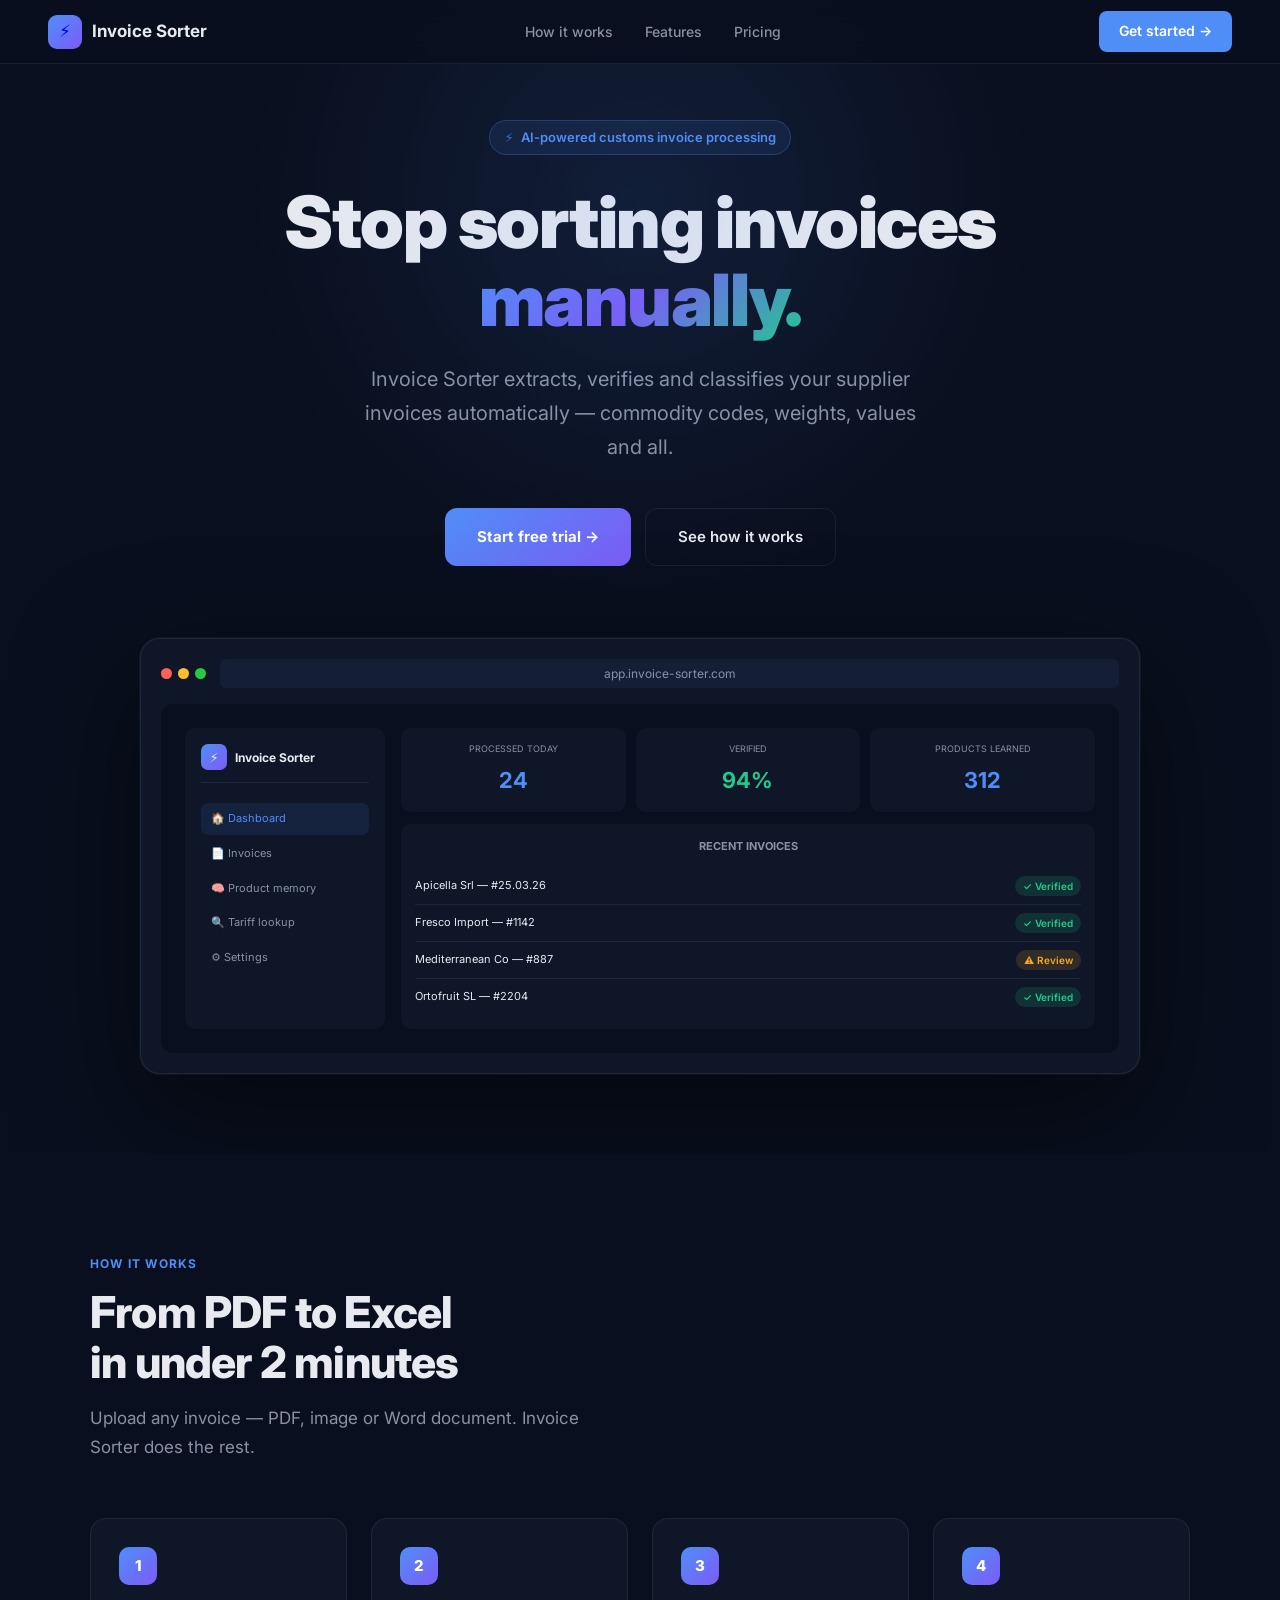
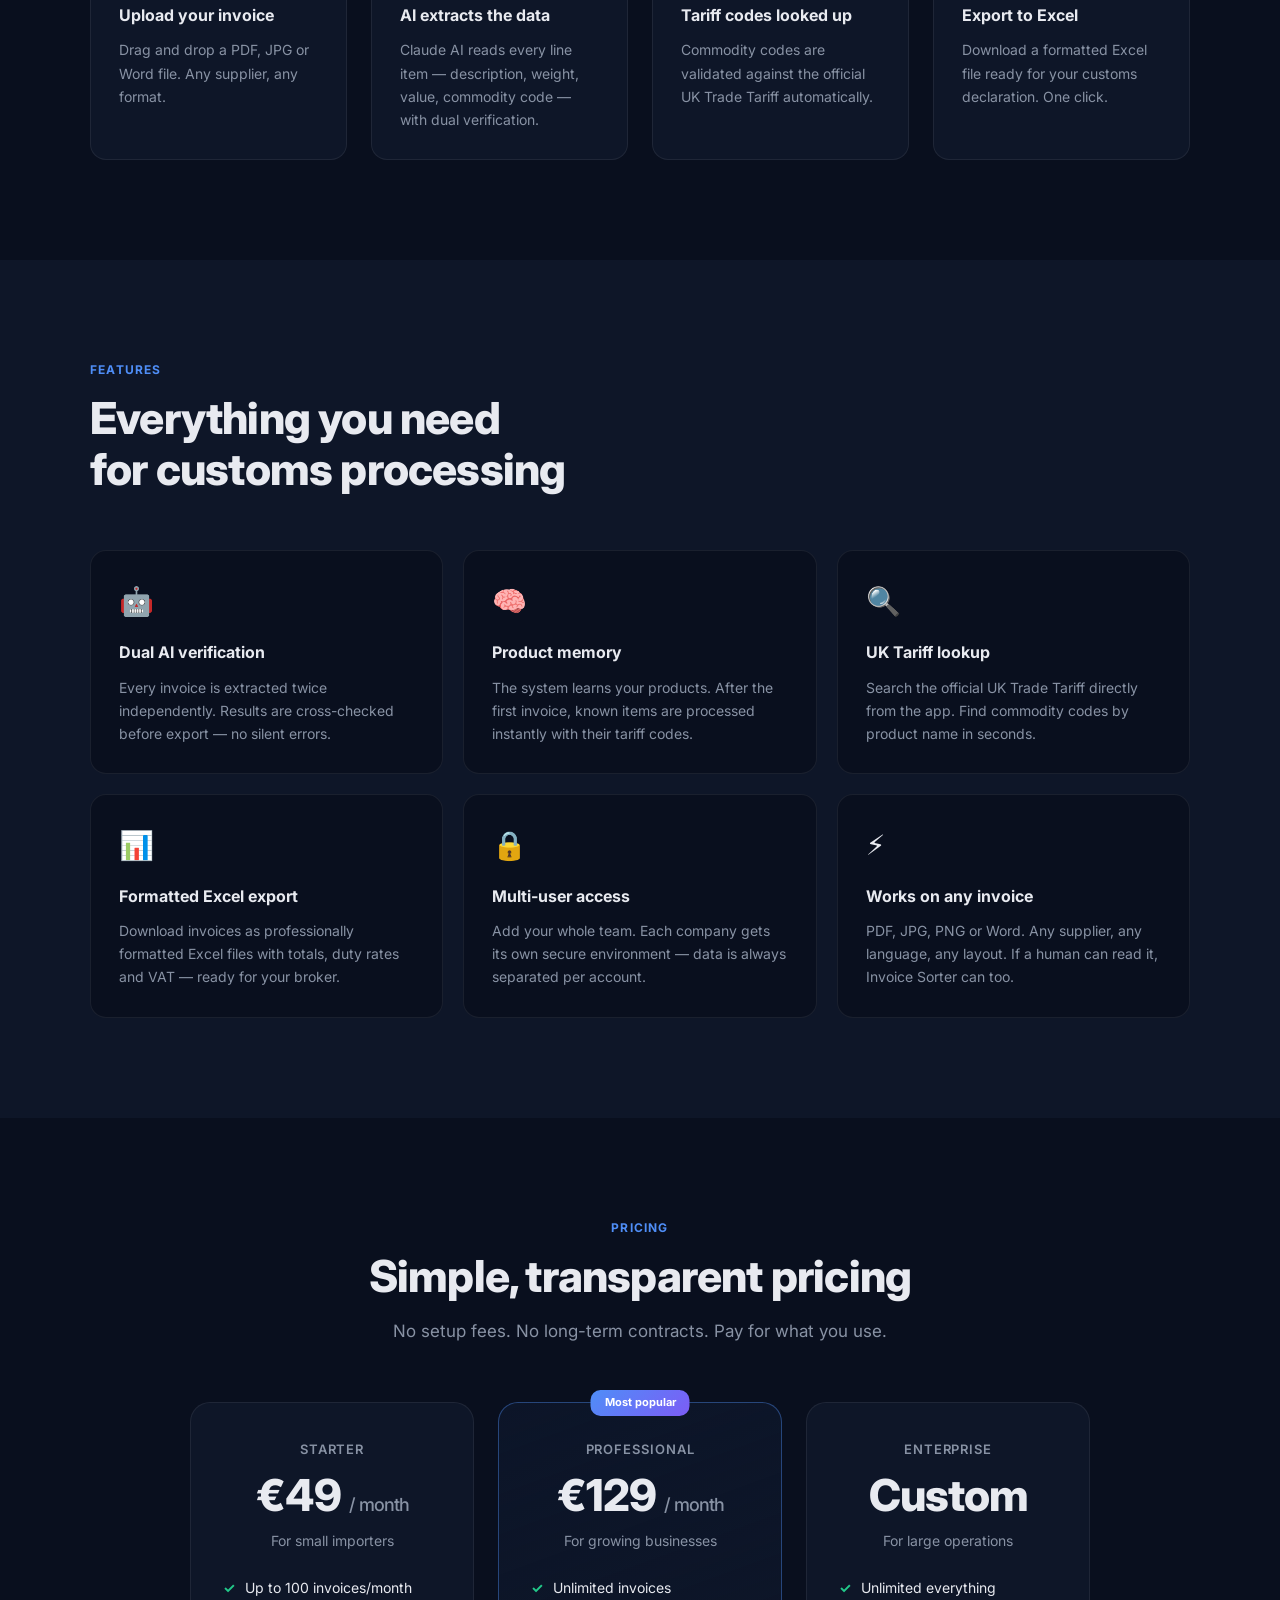
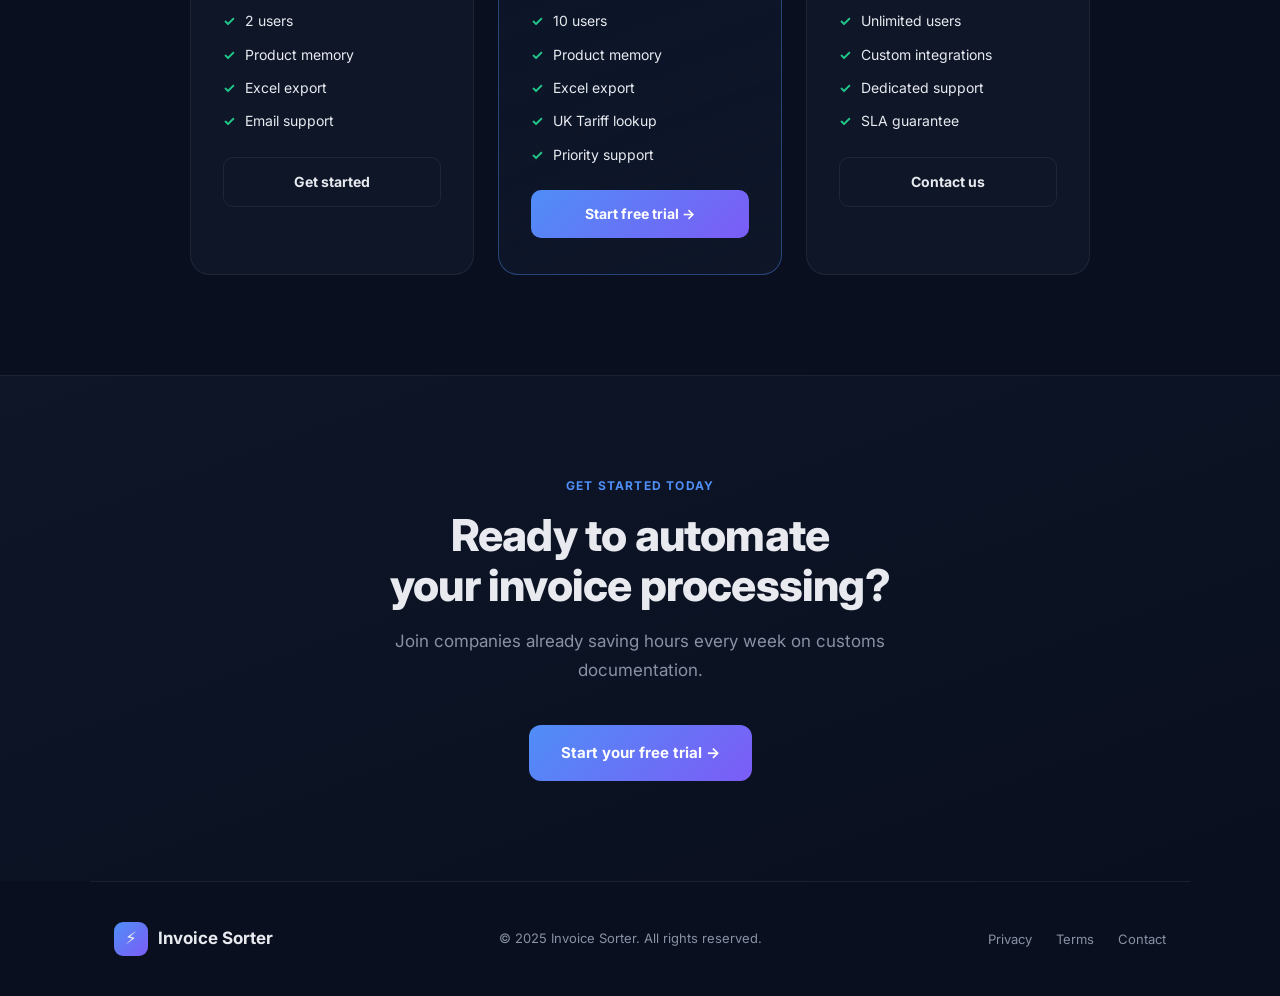
<file: website/index.html>
<!DOCTYPE html>
<html lang="en">
<head>
  <meta charset="UTF-8" />
  <meta name="viewport" content="width=device-width, initial-scale=1.0" />
  <title>Invoice Sorter — Automate your customs invoices</title>
  <link rel="preconnect" href="https://fonts.googleapis.com" />
  <link rel="preconnect" href="https://fonts.gstatic.com" crossorigin />
  <link href="https://fonts.googleapis.com/css2?family=Inter:wght@400;500;600;700;800;900&display=swap" rel="stylesheet" />
  <style>
    *, *::before, *::after { box-sizing: border-box; margin: 0; padding: 0; }

    :root {
      --navy:   #090f1e;
      --navy2:  #0e1628;
      --navy3:  #141e35;
      --accent: #4f8ef7;
      --accent2:#7c5cf6;
      --green:  #22c98a;
      --amber:  #f5a623;
      --text:   #e8eaf0;
      --muted:  #8892a4;
      --border: rgba(255,255,255,0.07);
    }

    html { scroll-behavior: smooth; }

    body {
      background: var(--navy);
      color: var(--text);
      font-family: 'Inter', system-ui, sans-serif;
      font-size: 16px;
      line-height: 1.6;
      overflow-x: hidden;
    }

    /* ── NAV ── */
    nav {
      position: fixed;
      top: 0; left: 0; right: 0;
      z-index: 100;
      background: rgba(9,15,30,0.85);
      backdrop-filter: blur(12px);
      border-bottom: 1px solid var(--border);
      padding: 0 48px;
      height: 64px;
      display: flex;
      align-items: center;
      justify-content: space-between;
    }

    .nav-logo {
      display: flex;
      align-items: center;
      gap: 10px;
      text-decoration: none;
    }

    .logo-icon {
      width: 34px; height: 34px;
      background: linear-gradient(135deg, #4f8ef7, #7c5cf6);
      border-radius: 9px;
      display: flex; align-items: center; justify-content: center;
      font-size: 17px;
    }

    .logo-name {
      font-size: 17px;
      font-weight: 700;
      color: var(--text);
    }

    .nav-links {
      display: flex;
      align-items: center;
      gap: 32px;
      list-style: none;
    }

    .nav-links a {
      color: var(--muted);
      text-decoration: none;
      font-size: 14px;
      font-weight: 500;
      transition: color 0.15s;
    }

    .nav-links a:hover { color: var(--text); }

    .btn-nav {
      background: var(--accent);
      color: #fff;
      border: none;
      border-radius: 8px;
      padding: 9px 20px;
      font-size: 14px;
      font-weight: 600;
      cursor: pointer;
      text-decoration: none;
      transition: opacity 0.15s;
    }

    .btn-nav:hover { opacity: 0.88; }

    /* ── HERO ── */
    .hero {
      min-height: 100vh;
      display: flex;
      flex-direction: column;
      align-items: center;
      justify-content: center;
      text-align: center;
      padding: 120px 24px 80px;
      position: relative;
      overflow: hidden;
    }

    .hero::before {
      content: '';
      position: absolute;
      top: -200px; left: 50%;
      transform: translateX(-50%);
      width: 800px; height: 800px;
      background: radial-gradient(circle, rgba(79,142,247,0.12) 0%, transparent 70%);
      pointer-events: none;
    }

    .hero-badge {
      display: inline-flex;
      align-items: center;
      gap: 7px;
      background: rgba(79,142,247,0.1);
      border: 1px solid rgba(79,142,247,0.25);
      border-radius: 20px;
      padding: 6px 14px;
      font-size: 13px;
      font-weight: 600;
      color: var(--accent);
      margin-bottom: 28px;
    }

    .hero-badge span { opacity: 0.7; }

    h1 {
      font-size: clamp(40px, 6vw, 72px);
      font-weight: 900;
      line-height: 1.08;
      letter-spacing: -1.5px;
      max-width: 820px;
      margin-bottom: 24px;
    }

    h1 .gradient {
      background: linear-gradient(135deg, #4f8ef7, #7c5cf6, #22c98a);
      -webkit-background-clip: text;
      -webkit-text-fill-color: transparent;
      background-clip: text;
    }

    .hero-sub {
      font-size: clamp(16px, 2vw, 20px);
      color: var(--muted);
      max-width: 560px;
      margin-bottom: 44px;
      line-height: 1.7;
    }

    .hero-btns {
      display: flex;
      gap: 14px;
      justify-content: center;
      flex-wrap: wrap;
    }

    .btn-primary {
      background: linear-gradient(135deg, var(--accent), var(--accent2));
      color: #fff;
      border: none;
      border-radius: 12px;
      padding: 16px 32px;
      font-size: 15px;
      font-weight: 700;
      cursor: pointer;
      text-decoration: none;
      transition: opacity 0.15s, transform 0.1s;
      display: inline-flex;
      align-items: center;
      gap: 8px;
    }

    .btn-primary:hover { opacity: 0.9; transform: translateY(-1px); }

    .btn-secondary {
      background: transparent;
      color: var(--text);
      border: 1px solid var(--border);
      border-radius: 12px;
      padding: 16px 32px;
      font-size: 15px;
      font-weight: 600;
      cursor: pointer;
      text-decoration: none;
      transition: background 0.15s;
      display: inline-flex;
      align-items: center;
      gap: 8px;
    }

    .btn-secondary:hover { background: rgba(255,255,255,0.05); }

    /* ── HERO SCREENSHOT ── */
    .hero-visual {
      margin-top: 72px;
      width: 100%;
      max-width: 1000px;
      background: var(--navy2);
      border: 1px solid var(--border);
      border-radius: 20px;
      padding: 20px;
      box-shadow: 0 40px 120px rgba(0,0,0,0.5), 0 0 0 1px rgba(255,255,255,0.05);
    }

    .browser-bar {
      display: flex;
      align-items: center;
      gap: 6px;
      margin-bottom: 16px;
    }

    .browser-dot {
      width: 11px; height: 11px;
      border-radius: 50%;
    }

    .browser-dot:nth-child(1) { background: #ff5f57; }
    .browser-dot:nth-child(2) { background: #febc2e; }
    .browser-dot:nth-child(3) { background: #28c840; }

    .browser-url {
      flex: 1;
      background: var(--navy3);
      border-radius: 6px;
      padding: 5px 12px;
      font-size: 12px;
      color: var(--muted);
      margin-left: 8px;
    }

    .app-preview {
      background: var(--navy);
      border-radius: 12px;
      padding: 24px;
      display: grid;
      grid-template-columns: 200px 1fr;
      gap: 16px;
      min-height: 320px;
    }

    .preview-sidebar {
      background: var(--navy2);
      border-radius: 10px;
      padding: 16px;
    }

    .preview-logo-row {
      display: flex;
      align-items: center;
      gap: 8px;
      margin-bottom: 20px;
      padding-bottom: 12px;
      border-bottom: 1px solid var(--border);
    }

    .preview-logo-icon {
      width: 26px; height: 26px;
      background: linear-gradient(135deg, #4f8ef7, #7c5cf6);
      border-radius: 7px;
      display: flex; align-items: center; justify-content: center;
      font-size: 13px;
    }

    .preview-logo-text { font-size: 12px; font-weight: 700; }

    .preview-nav-item {
      padding: 7px 10px;
      border-radius: 7px;
      font-size: 11px;
      color: var(--muted);
      margin-bottom: 3px;
      display: flex;
      align-items: center;
      gap: 7px;
    }

    .preview-nav-item.active {
      background: rgba(79,142,247,0.1);
      color: var(--accent);
    }

    .preview-main { display: flex; flex-direction: column; gap: 12px; }

    .preview-stats {
      display: grid;
      grid-template-columns: repeat(3, 1fr);
      gap: 10px;
    }

    .preview-stat {
      background: var(--navy2);
      border-radius: 10px;
      padding: 14px;
    }

    .preview-stat-label { font-size: 9px; color: var(--muted); text-transform: uppercase; margin-bottom: 6px; }
    .preview-stat-value { font-size: 22px; font-weight: 700; }
    .preview-stat-value.blue  { color: var(--accent); }
    .preview-stat-value.green { color: var(--green); }

    .preview-table {
      background: var(--navy2);
      border-radius: 10px;
      padding: 14px;
      flex: 1;
    }

    .preview-table-title { font-size: 11px; font-weight: 700; color: var(--muted); text-transform: uppercase; margin-bottom: 12px; }

    .preview-row {
      display: flex;
      justify-content: space-between;
      align-items: center;
      padding: 8px 0;
      border-bottom: 1px solid var(--border);
      font-size: 11px;
    }

    .preview-row:last-child { border-bottom: none; }

    .preview-badge {
      padding: 2px 8px;
      border-radius: 10px;
      font-size: 10px;
      font-weight: 600;
    }

    .preview-badge.green { background: rgba(34,201,138,0.15); color: var(--green); }
    .preview-badge.amber { background: rgba(245,166,35,0.15);  color: var(--amber); }

    /* ── SECTION SHARED ── */
    section { padding: 100px 24px; }

    .section-label {
      font-size: 12px;
      font-weight: 700;
      color: var(--accent);
      text-transform: uppercase;
      letter-spacing: 0.1em;
      margin-bottom: 14px;
    }

    h2 {
      font-size: clamp(28px, 4vw, 44px);
      font-weight: 800;
      letter-spacing: -0.8px;
      line-height: 1.15;
      margin-bottom: 16px;
    }

    .section-sub {
      font-size: 17px;
      color: var(--muted);
      max-width: 520px;
      line-height: 1.7;
    }

    .container { max-width: 1100px; margin: 0 auto; }

    /* ── HOW IT WORKS ── */
    .how-grid {
      display: grid;
      grid-template-columns: repeat(auto-fit, minmax(220px, 1fr));
      gap: 24px;
      margin-top: 56px;
    }

    .how-card {
      background: var(--navy2);
      border: 1px solid var(--border);
      border-radius: 16px;
      padding: 28px;
      transition: border-color 0.2s, transform 0.2s;
    }

    .how-card:hover {
      border-color: rgba(79,142,247,0.3);
      transform: translateY(-3px);
    }

    .how-number {
      width: 38px; height: 38px;
      background: linear-gradient(135deg, var(--accent), var(--accent2));
      border-radius: 10px;
      display: flex; align-items: center; justify-content: center;
      font-size: 15px;
      font-weight: 800;
      color: #fff;
      margin-bottom: 18px;
    }

    .how-title {
      font-size: 16px;
      font-weight: 700;
      margin-bottom: 10px;
    }

    .how-desc {
      font-size: 14px;
      color: var(--muted);
      line-height: 1.65;
    }

    /* ── FEATURES ── */
    .features-section { background: var(--navy2); }

    .features-grid {
      display: grid;
      grid-template-columns: repeat(auto-fit, minmax(300px, 1fr));
      gap: 20px;
      margin-top: 56px;
    }

    .feature-card {
      background: var(--navy);
      border: 1px solid var(--border);
      border-radius: 16px;
      padding: 28px;
      transition: border-color 0.2s;
    }

    .feature-card:hover { border-color: rgba(79,142,247,0.25); }

    .feature-icon {
      font-size: 28px;
      margin-bottom: 16px;
    }

    .feature-title {
      font-size: 16px;
      font-weight: 700;
      margin-bottom: 10px;
    }

    .feature-desc {
      font-size: 14px;
      color: var(--muted);
      line-height: 1.65;
    }

    /* ── PRICING ── */
    .pricing-grid {
      display: grid;
      grid-template-columns: repeat(auto-fit, minmax(280px, 1fr));
      gap: 24px;
      margin-top: 56px;
      max-width: 900px;
      margin-left: auto;
      margin-right: auto;
    }

    .pricing-card {
      background: var(--navy2);
      border: 1px solid var(--border);
      border-radius: 20px;
      padding: 36px 32px;
      display: flex;
      flex-direction: column;
      gap: 24px;
    }

    .pricing-card.featured {
      border-color: rgba(79,142,247,0.4);
      background: linear-gradient(160deg, rgba(79,142,247,0.05), var(--navy2));
      position: relative;
    }

    .pricing-featured-badge {
      position: absolute;
      top: -13px; left: 50%;
      transform: translateX(-50%);
      background: linear-gradient(135deg, var(--accent), var(--accent2));
      color: #fff;
      font-size: 11px;
      font-weight: 700;
      padding: 4px 14px;
      border-radius: 10px;
      white-space: nowrap;
    }

    .pricing-plan { font-size: 13px; font-weight: 600; color: var(--muted); text-transform: uppercase; letter-spacing: 0.07em; }
    .pricing-price { font-size: 44px; font-weight: 800; letter-spacing: -1px; }
    .pricing-price span { font-size: 18px; font-weight: 500; color: var(--muted); }
    .pricing-desc { font-size: 14px; color: var(--muted); }

    .pricing-features {
      list-style: none;
      display: flex;
      flex-direction: column;
      gap: 11px;
    }

    .pricing-features li {
      font-size: 14px;
      display: flex;
      align-items: center;
      gap: 10px;
    }

    .pricing-features li::before {
      content: '✓';
      color: var(--green);
      font-weight: 700;
      flex-shrink: 0;
    }

    .btn-pricing {
      display: block;
      text-align: center;
      padding: 13px;
      border-radius: 10px;
      font-size: 14px;
      font-weight: 700;
      cursor: pointer;
      text-decoration: none;
      transition: opacity 0.15s;
    }

    .btn-pricing.primary {
      background: linear-gradient(135deg, var(--accent), var(--accent2));
      color: #fff;
      border: none;
    }

    .btn-pricing.secondary {
      background: transparent;
      border: 1px solid var(--border);
      color: var(--text);
    }

    .btn-pricing:hover { opacity: 0.85; }

    /* ── CTA ── */
    .cta-section {
      text-align: center;
      background: linear-gradient(160deg, var(--navy2), var(--navy));
      border-top: 1px solid var(--border);
    }

    .cta-section h2 { max-width: 600px; margin: 0 auto 16px; }
    .cta-section .section-sub { margin: 0 auto 40px; }

    /* ── FOOTER ── */
    footer {
      padding: 40px 24px;
      border-top: 1px solid var(--border);
      display: flex;
      align-items: center;
      justify-content: space-between;
      flex-wrap: wrap;
      gap: 16px;
      max-width: 1100px;
      margin: 0 auto;
    }

    .footer-copy { font-size: 13px; color: var(--muted); }

    .footer-links {
      display: flex;
      gap: 24px;
      list-style: none;
    }

    .footer-links a {
      font-size: 13px;
      color: var(--muted);
      text-decoration: none;
      transition: color 0.15s;
    }

    .footer-links a:hover { color: var(--text); }

    /* ── RESPONSIVE ── */
    @media (max-width: 768px) {
      nav { padding: 0 20px; }
      .nav-links { display: none; }
      .app-preview { grid-template-columns: 1fr; }
      .preview-sidebar { display: none; }
      footer { flex-direction: column; text-align: center; }
    }
  </style>
</head>
<body>

<!-- ── NAV ── -->
<nav>
  <a class="nav-logo" href="#">
    <div class="logo-icon">⚡</div>
    <span class="logo-name">Invoice Sorter</span>
  </a>
  <ul class="nav-links">
    <li><a href="#how">How it works</a></li>
    <li><a href="#features">Features</a></li>
    <li><a href="#pricing">Pricing</a></li>
  </ul>
  <a class="btn-nav" href="https://app.invoice-sorter.com">Get started →</a>
</nav>

<!-- ── HERO ── -->
<section class="hero">
  <div class="hero-badge">
    <span>⚡</span> AI-powered customs invoice processing
  </div>
  <h1>
    Stop sorting invoices<br />
    <span class="gradient">manually.</span>
  </h1>
  <p class="hero-sub">
    Invoice Sorter extracts, verifies and classifies your supplier invoices automatically — commodity codes, weights, values and all.
  </p>
  <div class="hero-btns">
    <a href="https://app.invoice-sorter.com" class="btn-primary">Start free trial →</a>
    <a href="#how" class="btn-secondary">See how it works</a>
  </div>

  <!-- App preview mockup -->
  <div class="hero-visual">
    <div class="browser-bar">
      <div class="browser-dot"></div>
      <div class="browser-dot"></div>
      <div class="browser-dot"></div>
      <div class="browser-url">app.invoice-sorter.com</div>
    </div>
    <div class="app-preview">
      <div class="preview-sidebar">
        <div class="preview-logo-row">
          <div class="preview-logo-icon">⚡</div>
          <span class="preview-logo-text">Invoice Sorter</span>
        </div>
        <div class="preview-nav-item active">🏠 Dashboard</div>
        <div class="preview-nav-item">📄 Invoices</div>
        <div class="preview-nav-item">🧠 Product memory</div>
        <div class="preview-nav-item">🔍 Tariff lookup</div>
        <div class="preview-nav-item">⚙ Settings</div>
      </div>
      <div class="preview-main">
        <div class="preview-stats">
          <div class="preview-stat">
            <div class="preview-stat-label">Processed today</div>
            <div class="preview-stat-value blue">24</div>
          </div>
          <div class="preview-stat">
            <div class="preview-stat-label">Verified</div>
            <div class="preview-stat-value green">94%</div>
          </div>
          <div class="preview-stat">
            <div class="preview-stat-label">Products learned</div>
            <div class="preview-stat-value blue">312</div>
          </div>
        </div>
        <div class="preview-table">
          <div class="preview-table-title">Recent invoices</div>
          <div class="preview-row">
            <span>Apicella Srl — #25.03.26</span>
            <span class="preview-badge green">✓ Verified</span>
          </div>
          <div class="preview-row">
            <span>Fresco Import — #1142</span>
            <span class="preview-badge green">✓ Verified</span>
          </div>
          <div class="preview-row">
            <span>Mediterranean Co — #887</span>
            <span class="preview-badge amber">⚠ Review</span>
          </div>
          <div class="preview-row">
            <span>Ortofruit SL — #2204</span>
            <span class="preview-badge green">✓ Verified</span>
          </div>
        </div>
      </div>
    </div>
  </div>
</section>

<!-- ── HOW IT WORKS ── -->
<section id="how">
  <div class="container">
    <div class="section-label">How it works</div>
    <h2>From PDF to Excel<br />in under 2 minutes</h2>
    <p class="section-sub">Upload any invoice — PDF, image or Word document. Invoice Sorter does the rest.</p>
    <div class="how-grid">
      <div class="how-card">
        <div class="how-number">1</div>
        <div class="how-title">Upload your invoice</div>
        <div class="how-desc">Drag and drop a PDF, JPG or Word file. Any supplier, any format.</div>
      </div>
      <div class="how-card">
        <div class="how-number">2</div>
        <div class="how-title">AI extracts the data</div>
        <div class="how-desc">Claude AI reads every line item — description, weight, value, commodity code — with dual verification.</div>
      </div>
      <div class="how-card">
        <div class="how-number">3</div>
        <div class="how-title">Tariff codes looked up</div>
        <div class="how-desc">Commodity codes are validated against the official UK Trade Tariff automatically.</div>
      </div>
      <div class="how-card">
        <div class="how-number">4</div>
        <div class="how-title">Export to Excel</div>
        <div class="how-desc">Download a formatted Excel file ready for your customs declaration. One click.</div>
      </div>
    </div>
  </div>
</section>

<!-- ── FEATURES ── -->
<section id="features" class="features-section">
  <div class="container">
    <div class="section-label">Features</div>
    <h2>Everything you need<br />for customs processing</h2>
    <div class="features-grid">
      <div class="feature-card">
        <div class="feature-icon">🤖</div>
        <div class="feature-title">Dual AI verification</div>
        <div class="feature-desc">Every invoice is extracted twice independently. Results are cross-checked before export — no silent errors.</div>
      </div>
      <div class="feature-card">
        <div class="feature-icon">🧠</div>
        <div class="feature-title">Product memory</div>
        <div class="feature-desc">The system learns your products. After the first invoice, known items are processed instantly with their tariff codes.</div>
      </div>
      <div class="feature-card">
        <div class="feature-icon">🔍</div>
        <div class="feature-title">UK Tariff lookup</div>
        <div class="feature-desc">Search the official UK Trade Tariff directly from the app. Find commodity codes by product name in seconds.</div>
      </div>
      <div class="feature-card">
        <div class="feature-icon">📊</div>
        <div class="feature-title">Formatted Excel export</div>
        <div class="feature-desc">Download invoices as professionally formatted Excel files with totals, duty rates and VAT — ready for your broker.</div>
      </div>
      <div class="feature-card">
        <div class="feature-icon">🔒</div>
        <div class="feature-title">Multi-user access</div>
        <div class="feature-desc">Add your whole team. Each company gets its own secure environment — data is always separated per account.</div>
      </div>
      <div class="feature-card">
        <div class="feature-icon">⚡</div>
        <div class="feature-title">Works on any invoice</div>
        <div class="feature-desc">PDF, JPG, PNG or Word. Any supplier, any language, any layout. If a human can read it, Invoice Sorter can too.</div>
      </div>
    </div>
  </div>
</section>

<!-- ── PRICING ── -->
<section id="pricing">
  <div class="container" style="text-align:center">
    <div class="section-label">Pricing</div>
    <h2>Simple, transparent pricing</h2>
    <p class="section-sub" style="margin:0 auto">No setup fees. No long-term contracts. Pay for what you use.</p>
    <div class="pricing-grid">
      <div class="pricing-card">
        <div>
          <div class="pricing-plan">Starter</div>
          <div class="pricing-price">€49 <span>/ month</span></div>
          <div class="pricing-desc">For small importers</div>
        </div>
        <ul class="pricing-features">
          <li>Up to 100 invoices/month</li>
          <li>2 users</li>
          <li>Product memory</li>
          <li>Excel export</li>
          <li>Email support</li>
        </ul>
        <a href="#" class="btn-pricing secondary">Get started</a>
      </div>
      <div class="pricing-card featured">
        <div class="pricing-featured-badge">Most popular</div>
        <div>
          <div class="pricing-plan">Professional</div>
          <div class="pricing-price">€129 <span>/ month</span></div>
          <div class="pricing-desc">For growing businesses</div>
        </div>
        <ul class="pricing-features">
          <li>Unlimited invoices</li>
          <li>10 users</li>
          <li>Product memory</li>
          <li>Excel export</li>
          <li>UK Tariff lookup</li>
          <li>Priority support</li>
        </ul>
        <a href="#" class="btn-pricing primary">Start free trial →</a>
      </div>
      <div class="pricing-card">
        <div>
          <div class="pricing-plan">Enterprise</div>
          <div class="pricing-price">Custom</div>
          <div class="pricing-desc">For large operations</div>
        </div>
        <ul class="pricing-features">
          <li>Unlimited everything</li>
          <li>Unlimited users</li>
          <li>Custom integrations</li>
          <li>Dedicated support</li>
          <li>SLA guarantee</li>
        </ul>
        <a href="mailto:hello@invoice-sorter.com" class="btn-pricing secondary">Contact us</a>
      </div>
    </div>
  </div>
</section>

<!-- ── CTA ── -->
<section class="cta-section">
  <div class="container">
    <div class="section-label" style="text-align:center">Get started today</div>
    <h2>Ready to automate<br />your invoice processing?</h2>
    <p class="section-sub">Join companies already saving hours every week on customs documentation.</p>
    <a href="https://app.invoice-sorter.com" class="btn-primary" style="margin:0 auto;display:inline-flex">
      Start your free trial →
    </a>
  </div>
</section>

<!-- ── FOOTER ── -->
<footer>
  <div class="nav-logo" style="display:flex;align-items:center;gap:10px;text-decoration:none">
    <div class="logo-icon">⚡</div>
    <span class="logo-name">Invoice Sorter</span>
  </div>
  <span class="footer-copy">© 2025 Invoice Sorter. All rights reserved.</span>
  <ul class="footer-links">
    <li><a href="#">Privacy</a></li>
    <li><a href="#">Terms</a></li>
    <li><a href="mailto:hello@invoice-sorter.com">Contact</a></li>
  </ul>
</footer>

</body>
</html>
</file>
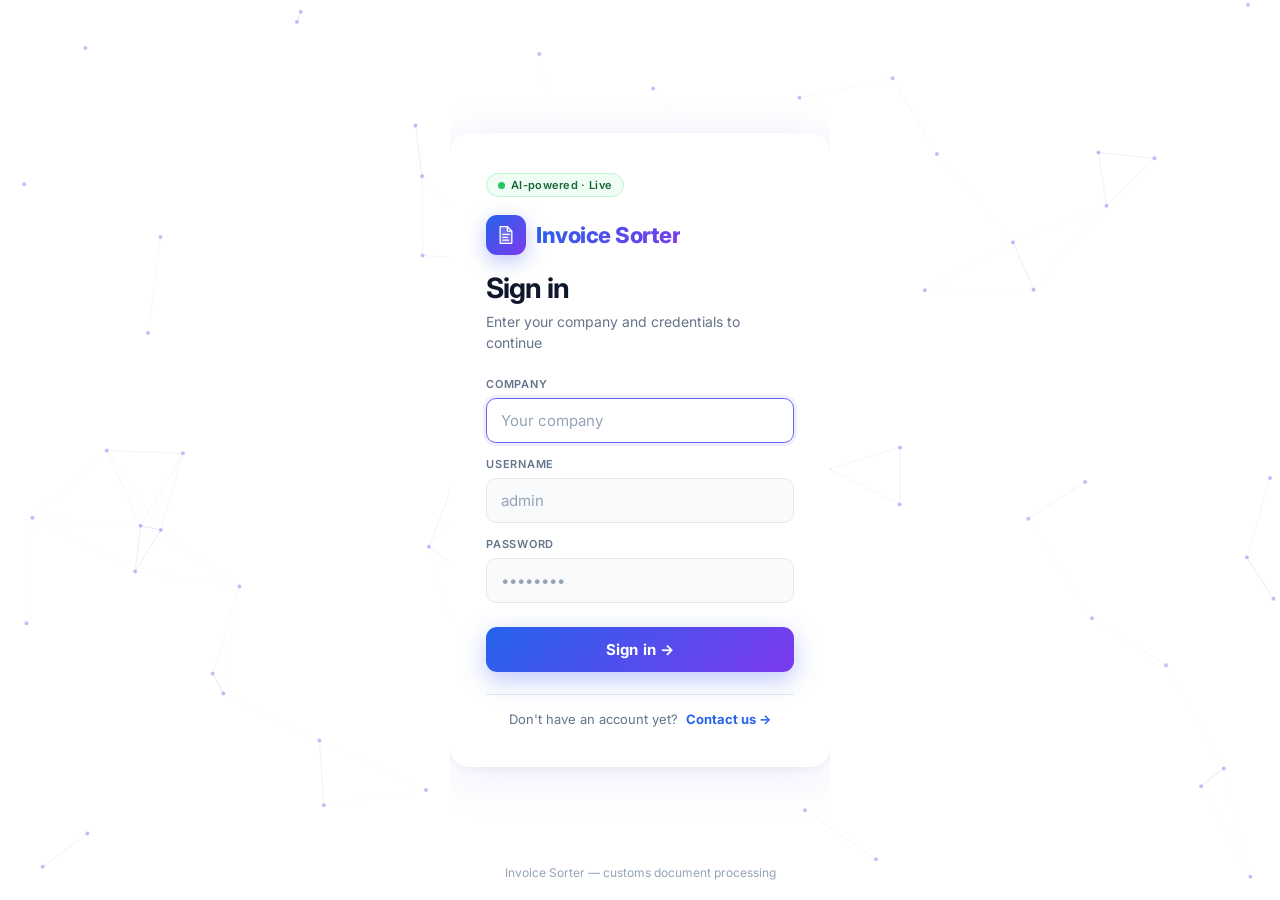
<file: invoiceflow/static/login.html>
<!DOCTYPE html>
<html lang="en">
<head>
  <meta charset="UTF-8" />
  <meta name="viewport" content="width=device-width, initial-scale=1.0" />
  <title>Invoice Sorter — Sign in</title>
  <meta name="description" content="Sign in to Invoice Sorter. AI-powered invoice processing for UK customs." />
  <link rel="canonical" href="https://app.invoice-sorter.com/login" />
  <link rel="preconnect" href="https://fonts.googleapis.com" />
  <link rel="preconnect" href="https://fonts.gstatic.com" crossorigin />
  <link href="https://fonts.googleapis.com/css2?family=Inter:wght@400;500;600;700;800&display=swap" rel="stylesheet" />
  <style>
    *, *::before, *::after { box-sizing: border-box; margin: 0; padding: 0; }
    html, body {
      height: 100%;
      background: #ffffff;
      color: #0f172a;
      font-family: 'Inter', -apple-system, BlinkMacSystemFont, 'Segoe UI', system-ui, sans-serif;
      font-size: 15px;
      display: flex;
      align-items: center;
      justify-content: center;
      overflow: hidden;
      position: relative;
      -webkit-font-smoothing: antialiased;
    }

    /* Background particle canvas */
    #network-bg {
      position: fixed;
      inset: 0;
      z-index: 0;
      pointer-events: none;
    }

    .login-wrap {
      width: 380px;
      padding: 40px 36px;
      background: white;
      border-radius: 20px;
      box-shadow: 0 8px 48px rgba(99,102,241,0.13), 0 2px 12px rgba(0,0,0,0.05);
      position: relative;
      z-index: 1;
    }

    /* Badge */
    .badge {
      display: inline-flex;
      align-items: center;
      gap: 6px;
      background: #f0fdf4;
      color: #166534;
      padding: 4px 11px;
      border-radius: 20px;
      font-size: 11px;
      font-weight: 600;
      letter-spacing: 0.3px;
      margin-bottom: 18px;
      border: 1px solid #bbf7d0;
    }
    .badge-dot {
      width: 7px; height: 7px;
      background: #22c55e;
      border-radius: 50%;
      animation: blink 1.5s ease-in-out infinite;
    }
    @keyframes blink { 0%,100% { opacity: 1; } 50% { opacity: 0.3; } }

    .logo-row {
      display: flex; align-items: center; gap: 10px;
      margin-bottom: 6px;
    }
    .logo-icon {
      width: 40px; height: 40px;
      background: linear-gradient(135deg, #2563eb 0%, #7c3aed 100%);
      border-radius: 11px;
      display: flex; align-items: center; justify-content: center;
      color: white;
      box-shadow: 0 6px 20px rgba(67,97,238,0.35);
    }
    .logo-icon svg { width: 26px; height: 26px; }
    .logo-text {
      font-size: 22px;
      font-weight: 800;
      letter-spacing: -0.5px;
      background: linear-gradient(135deg, #2563eb 0%, #7c3aed 100%);
      -webkit-background-clip: text;
      background-clip: text;
      color: transparent;
    }

    .title {
      font-size: 28px;
      font-weight: 700;
      letter-spacing: -0.03em;
      margin: 16px 0 6px;
      color: #0f172a;
    }
    .subtitle {
      font-size: 14px;
      color: #64748b;
      margin-bottom: 24px;
      line-height: 1.5;
    }

    .field { margin-bottom: 14px; }
    .field label {
      display: block;
      font-size: 11px;
      font-weight: 600;
      color: #64748b;
      text-transform: uppercase;
      letter-spacing: 0.07em;
      margin-bottom: 7px;
    }
    .field input {
      width: 100%;
      padding: 12px 14px;
      font-size: 15px;
      font-family: inherit;
      background: #f8fafc;
      border: 1.5px solid #e2e8f0;
      border-radius: 10px;
      color: #0f172a;
      outline: none;
      transition: border-color 0.15s, background 0.15s, box-shadow 0.15s;
    }
    .field input::placeholder { color: #94a3b8; }
    .field input:focus {
      border-color: #6366f1;
      background: white;
      box-shadow: 0 0 0 3px rgba(99,102,241,0.1);
    }

    .btn-login {
      width: 100%;
      margin-top: 10px;
      padding: 13px;
      background: linear-gradient(135deg, #2563eb 0%, #7c3aed 100%);
      color: #fff;
      border: none;
      border-radius: 11px;
      font-size: 15px;
      font-weight: 700;
      letter-spacing: 0.01em;
      font-family: inherit;
      cursor: pointer;
      box-shadow: 0 8px 24px rgba(67,97,238,0.35);
      transition: opacity 0.2s, transform 0.15s;
    }
    .btn-login:hover { opacity: 0.88; transform: translateY(-1px); }
    .btn-login:active { transform: translateY(0); }
    .btn-login:disabled { opacity: 0.6; cursor: default; transform: none; }

    .error-msg {
      margin-top: 14px;
      padding: 11px 14px;
      background: #fef2f2;
      border: 1px solid #fecaca;
      border-radius: 8px;
      color: #dc2626;
      font-size: 13px;
      display: none;
    }
    .error-msg.show { display: block; }

    .divider {
      margin: 22px 0 16px;
      border-top: 1px solid #e2e8f0;
    }
    .no-account {
      text-align: center;
      color: #64748b;
      font-size: 13px;
    }
    .contact-link {
      color: #2563eb;
      text-decoration: none;
      font-weight: 700;
      margin-left: 4px;
      transition: color 0.15s;
    }
    .contact-link:hover { color: #7c3aed; }

    .footer {
      position: absolute;
      bottom: 20px;
      left: 0;
      right: 0;
      text-align: center;
      color: #94a3b8;
      font-size: 12px;
      z-index: 1;
    }
  </style>
</head>
<body>
  <canvas id="network-bg"></canvas>

  <div class="login-wrap">
    <div class="badge">
      <span class="badge-dot"></span>
      AI-powered · Live
    </div>

    <div class="logo-row">
      <div class="logo-icon">
        <svg viewBox="0 0 40 40" xmlns="http://www.w3.org/2000/svg" aria-hidden="true">
          <!-- Document body with folded corner -->
          <path d="M11 7 H22 L29 14 V32 a1 1 0 0 1 -1 1 H12 a1 1 0 0 1 -1 -1 Z"
                fill="rgba(255,255,255,0.18)"
                stroke="white" stroke-width="2" stroke-linejoin="round"/>
          <path d="M22 7 V13 a1 1 0 0 0 1 1 H29"
                fill="none" stroke="white" stroke-width="2" stroke-linejoin="round"/>
          <!-- Sorted lines (varying widths) -->
          <line x1="15" y1="19"   x2="25" y2="19"   stroke="white" stroke-width="2" stroke-linecap="round"/>
          <line x1="15" y1="23.5" x2="22" y2="23.5" stroke="white" stroke-width="2" stroke-linecap="round"/>
          <line x1="15" y1="28"   x2="24" y2="28"   stroke="white" stroke-width="2" stroke-linecap="round"/>
        </svg>
      </div>
      <div class="logo-text">Invoice Sorter</div>
    </div>

    <div class="title">Sign in</div>
    <div class="subtitle">Enter your company and credentials to continue</div>

    <form id="login-form">
      <div class="field">
        <label for="login-company">Company</label>
        <input type="text" id="login-company" autocomplete="organization" placeholder="Your company" autofocus />
      </div>
      <div class="field">
        <label for="login-username">Username</label>
        <input type="text" id="login-username" autocomplete="username" placeholder="admin" required />
      </div>
      <div class="field">
        <label for="login-password">Password</label>
        <input type="password" id="login-password" autocomplete="current-password" placeholder="••••••••" required />
      </div>
      <button type="submit" class="btn-login" id="btn-login">Sign in →</button>
      <div class="error-msg" id="login-error">Invalid credentials.</div>
    </form>

    <div class="divider"></div>
    <div class="no-account">
      Don't have an account yet?
      <a href="https://www.invoice-sorter.com/#contact" class="contact-link">Contact us →</a>
    </div>
  </div>

  <div class="footer">Invoice Sorter — customs document processing</div>

  <script>
    // ─── Particle network background ───────────────────────
    const canvas = document.getElementById('network-bg');
    const ctx = canvas.getContext('2d');
    let W, H, particles = [];
    const mouse = { x: -999, y: -999 };
    const PARTICLE_COUNT = 70;
    const LINK_DISTANCE = 120;

    function resize() {
      W = canvas.width  = window.innerWidth  * devicePixelRatio;
      H = canvas.height = window.innerHeight * devicePixelRatio;
      canvas.style.width  = window.innerWidth  + 'px';
      canvas.style.height = window.innerHeight + 'px';
    }
    resize();
    window.addEventListener('resize', resize);

    function init() {
      particles = [];
      for (let i = 0; i < PARTICLE_COUNT; i++) {
        particles.push({
          x: Math.random() * W,
          y: Math.random() * H,
          vx: (Math.random() - 0.5) * 0.5 * devicePixelRatio,
          vy: (Math.random() - 0.5) * 0.5 * devicePixelRatio,
        });
      }
    }
    init();

    window.addEventListener('mousemove', e => {
      mouse.x = e.clientX * devicePixelRatio;
      mouse.y = e.clientY * devicePixelRatio;
    });

    function frame() {
      ctx.clearRect(0, 0, W, H);
      const dist = LINK_DISTANCE * devicePixelRatio;

      for (const p of particles) {
        p.x += p.vx;
        p.y += p.vy;
        if (p.x < 0 || p.x > W) p.vx *= -1;
        if (p.y < 0 || p.y > H) p.vy *= -1;

        // Mouse repulsion
        const dx = p.x - mouse.x, dy = p.y - mouse.y;
        const d = Math.hypot(dx, dy);
        if (d < dist) {
          p.x += dx / d * 0.5;
          p.y += dy / d * 0.5;
        }

        // Particle dot
        ctx.beginPath();
        ctx.fillStyle = 'rgba(99,102,241,0.4)';
        ctx.arc(p.x, p.y, 2 * devicePixelRatio, 0, Math.PI * 2);
        ctx.fill();
      }

      // Connecting lines with gradient
      for (let i = 0; i < particles.length; i++) {
        for (let j = i + 1; j < particles.length; j++) {
          const a = particles[i], b = particles[j];
          const dx = a.x - b.x, dy = a.y - b.y;
          const d = Math.hypot(dx, dy);
          if (d < dist) {
            const alpha = (1 - d / dist) * 0.18;
            const grad = ctx.createLinearGradient(a.x, a.y, b.x, b.y);
            grad.addColorStop(0, `rgba(37,99,235,${alpha})`);
            grad.addColorStop(1, `rgba(124,58,237,${alpha})`);
            ctx.strokeStyle = grad;
            ctx.lineWidth = 1 * devicePixelRatio;
            ctx.beginPath();
            ctx.moveTo(a.x, a.y);
            ctx.lineTo(b.x, b.y);
            ctx.stroke();
          }
        }
      }
      requestAnimationFrame(frame);
    }
    frame();

    // ─── Login form ────────────────────────────────────────
    document.getElementById('login-form').addEventListener('submit', async (e) => {
      e.preventDefault();
      const btn = document.getElementById('btn-login');
      const err = document.getElementById('login-error');
      const company  = document.getElementById('login-company').value.trim();
      const username = document.getElementById('login-username').value.trim();
      const password = document.getElementById('login-password').value;
      btn.disabled = true;
      btn.textContent = 'Signing in…';
      err.classList.remove('show');
      try {
        const r = await fetch('/api/login', {
          method: 'POST',
          headers: { 'Content-Type': 'application/json' },
          body: JSON.stringify({ company, username, password }),
          credentials: 'include',
        });
        if (r.ok) {
          window.location.href = '/';
        } else {
          const data = await r.json().catch(() => ({}));
          // 422 validation errors return detail as an array of objects —
          // rendering that verbatim shows "[object Object]".
          err.textContent = typeof data.detail === 'string' ? data.detail : 'Invalid credentials.';
          err.classList.add('show');
          btn.disabled = false;
          btn.textContent = 'Sign in →';
        }
      } catch {
        err.textContent = 'Connection error. Is the server running?';
        err.classList.add('show');
        btn.disabled = false;
        btn.textContent = 'Sign in →';
      }
    });
  </script>
</body>
</html>
</file>
